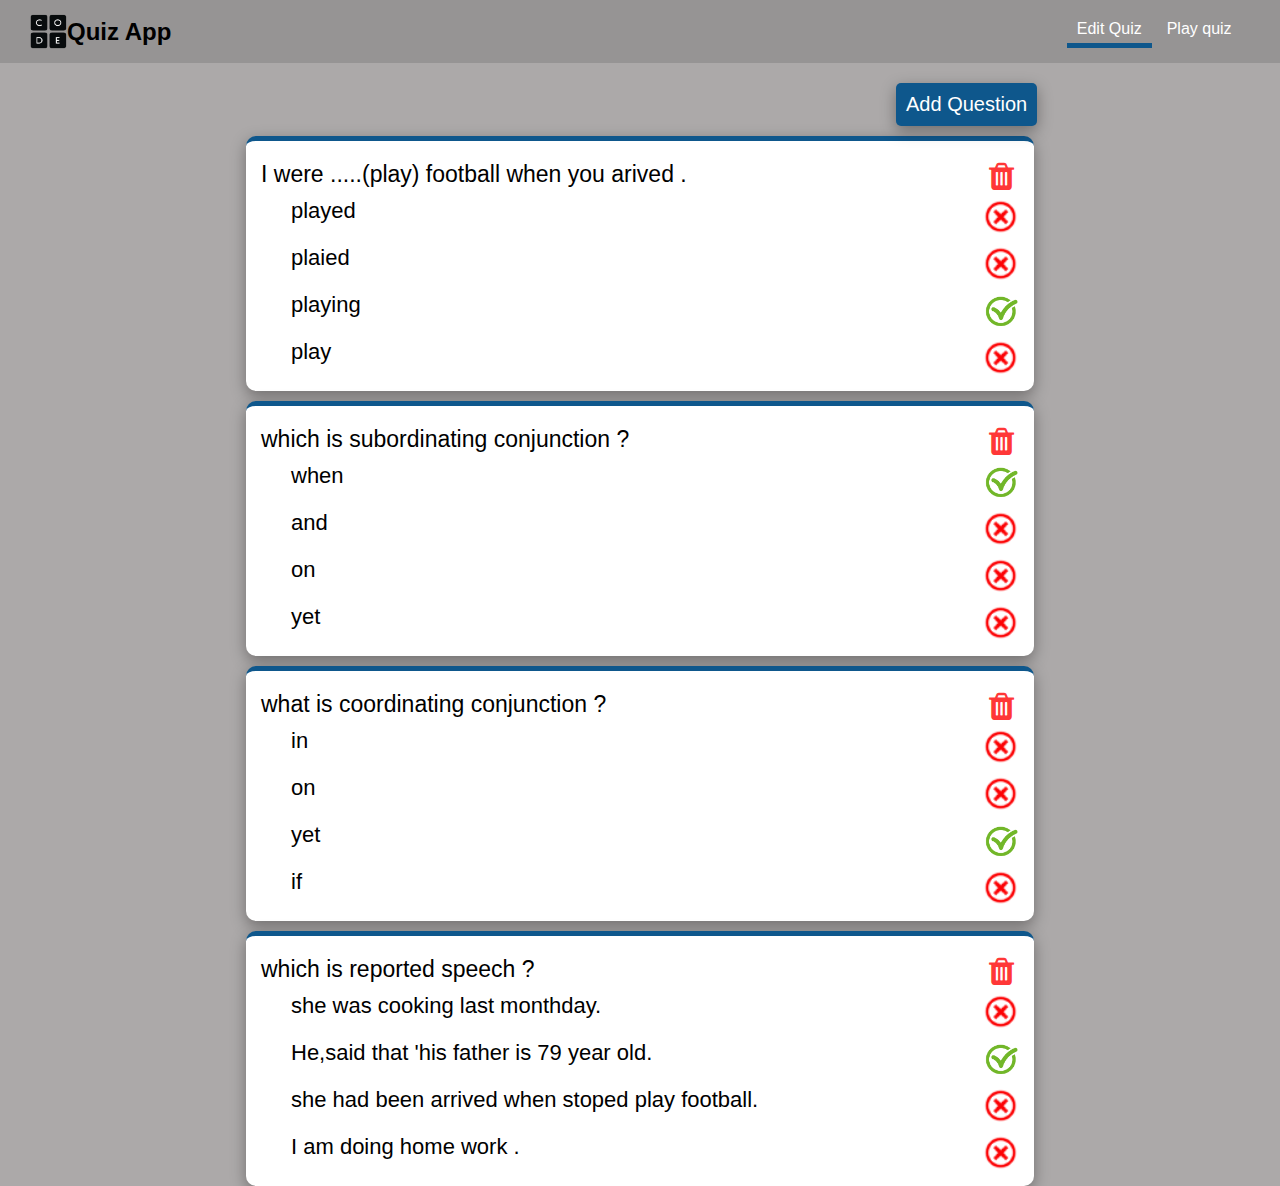
<file: index.html>
<!DOCTYPE html>
<html lang="en">
<head>
    <meta charset="UTF-8">
    <meta http-equiv="X-UA-Compatible" content="IE=edge">
    <meta name="viewport" content="width=device-width, initial-scale=1.0">
    <title>App Quiz</title>
    <link rel="stylesheet" href="css/style.css">
    <link rel="stylesheet" href="https://cdnjs.cloudflare.com/ajax/libs/font-awesome/4.7.0/css/font-awesome.min.css">
<body>
    <nav>
        <ul>
            <img src="images/logo.png" alt="">
            <h2>Quiz App</h2>
        </ul>
        <ul>
            <li class="active" id="create_question"><a href="index.html">Edit Quiz</a></li>
            <li id="play_quiz"><a href="">Play quiz</a></li>
        </ul>
    </nav>
    <button id="btnAdd">Add Question</button>
    <form class="formToAdd">
        <label>Question :</label>
        <input type="text" name="questiontext" id="questiontext" placeholder="fill your question...">
        <p class="alert">Please check again something is not complete or wrong ....???</p>
        <br>
        <label>Answer :</label>
        <br>
        <label>a .</label>
        <input type="text" name="answer1" id="answer1" placeholder="first answer...">
        <br>
        <label>b .</label>
        <input type="text" name="answer2" id="answer2" placeholder="second answer...">
        <br>
        <label>c .</label>
        <input type="text" name="answer3" id="answer3" placeholder="third answer...">
        <br>
        <label>d .</label>
        <input type="text" name="answer4" id="answer4" placeholder="four answer...">
        <br>
        <label for="">Corect Answer :</label>
        <!-- <input type="text" name="corectAnswer" id="corectAnswer" placeholder="corect answer..." required> -->
        <select name="corectAnswer" id="corectAnswer">
            <option value="" id="option1">a</option>
            <option value="" id="option2">b</option>
            <option value="" id="option3">c</option>
            <option value="" id="option4">d</option>
        </select>
        <br>
        <button class="addlist">Add to list</button>
        <button id="cancel">cancel</button>
    </form>
<!-- _______________________________User Name For input their name__________________________ -->
<div class="userName">
    <div class="title">
        <h2>Your Name </h2>
        <input type="text" name="name" placeholder="description..."> 
    </div>
    <div class="header">
        <div class="header_Quiz">
            <h3>Your Score: </h1>
            <h3 class="score"> 0</h1>
        </div>
    </div>
</div>




</div>
<!-- ___________________________________Quiz_________________________________________________ -->
<!-- <div class="containerQuiz">

</div> -->
<!-- _________________________________Score of quiz____________________________________________ -->


</body>
<script src="js/app.js"></script>
</html>
</file>
<file: css/style.css>
*{
    margin: 0;
    padding: 0;
    font-family: sans-serif;
}
body{
    background-color: rgb(172, 169, 169);
}
/* #______________________________Manu__________________________________ */

nav{
    display: flex;
    justify-content: space-between;
    align-items: center;

    background-color: rgba(128, 128, 128, 0.61);

    background-color: rgb(150, 148, 148);
    position: sticky;
    top: 0;

}

ul img{
    margin-left: 30px;
}

img{
    width: 37px;
    height: 37px;
}

ul{
    display: flex;
    margin-top: 1%;
    margin-right: 3%;
    margin-bottom: 1%;

}

ul li{
    list-style: none;
    padding: 5px 10px;
    margin-left: 5px;
    cursor: pointer;
}

ul li a{
    text-decoration: none;
    color: white;   
}
ul li:hover {
    transition: 0.9s ease;
    border-radius: 5px;
    background-color: #1565c0;
    border: none;
}

ul h2{
    margin-top: 5px;
}

/* ___________________________Display Questions_____________________________ */
ol{
    width: 60%;
    border-radius: 10px;
    background-color: white;
    margin-top: 10px;
    border: none;
    border-top: 5px solid #0E578C ;
    list-style: none;
    margin: auto;
    margin-top: 10px;
    padding: 10px;
    box-shadow: rgba(0, 0, 0, 0.35) 0px 5px 15px;

}

ol li{
    margin-left: 20px;
    padding: 5px;
    display: flex;
}


label{
    margin-left: 10px;
}

p{
    margin-top: 10px;
    margin-left: 5px;
    display: flex;
    justify-content: space-between;
    font-size: 23px;
}

ol li label {
    display: flex;
    font-size: 22px;
}



/* __________________________________Add Question_____________________________ */
#btnAdd{
    margin-left: 70%;
    margin-top: 20px;
    padding: 10px;
    cursor: pointer;
    font-size: 20px;
    border: none;
    border-radius: 5px;
    color: #fff;
    background-color: #0E578C;
    box-shadow: rgba(0, 0, 0, 0.35) 0px 5px 15px;

}

#cancel{
    width: 18%;
    height: 7vh;
    border-radius: 5px;
    border: none;
    background-color: #0E578C;
    color: white;
    font-size: 20px;
}


/* ----------------form add question------------------------ */
.formToAdd{
    width: 50%;
    height: auto;
    box-shadow: #ccc;
    border-top: 5px solid #0E578C;
    margin: auto;
    border-radius: 10px;
    background-color: #fff;
    padding: 20px;
    margin-top: 30px;
    box-shadow: rgba(0, 0, 0, 0.35) 0px 5px 15px;
}
.formToAdd input[type='text']{
    padding: 10px;
    margin: 10px;
    width: 94%;
    border-radius: 5px;
    border: 1px solid black;
}
.formToAdd p{
    color: rgb(255, 72, 0);
    font-size: 1rem;
    margin-left: 20px;
}
.addlist{
    width: 20%;
    padding: 10px;
    background-color: rgba(0, 0, 255, 0.692);
    box-shadow: rgba(0, 0, 0, 0.35) 0px 5px 15px;
}
.mycontainer{
    width: 100%;
    height: auto;
}
label{
    display: flex;
    justify-content: space-between;
    border-radius: 5px;
    width: 100%;
}

.containersQuiz ol{
    width: 90%;
    border-radius: 10px;
    background-color: white;
    margin-top: 10px;
    border: none;
    border-top: 3px solid #0E578C ;
    list-style: none;
    margin: auto;
    margin-top: 10px;
    padding: 10px;
}
.addlist , .btn-submit{
    border-radius: 5px;
    border: none;
    background-color: #0E578C;
    margin-top: 15px;
    margin-left: 60%;
    cursor: pointer;
    color: #fff;
    font-size: 20px;
    box-shadow: rgba(0, 0, 0, 0.35) 0px 5px 15px;

}


/* ______________________________________Play Quiz username____________________________________ */
.userName{
    width: 64%;
    height: 300%;
    border: 1px solid ;
    border: none;
    margin: auto;
    margin-top: 20px;
}

.title{
    width: 92%;
    margin: auto;
    background-color: #fff;
    height: 30vh;
    font-size: 20px;
    color: #fff;
    border-radius: 5px;
}
.title h2{
    height: 10vh;
    background-color: #0E578C ;
    padding: 15px;
}
input[type="text"]{
    margin-top: 50px;
    outline: none;
    border: none;
    border-bottom: solid 1px ;
    width: 90%;
    margin-left: 30px;
}

/* ________________________________________Score Quiz______________________ */
.header{
    width: 100%;
    margin: 0 auto;
    margin-top: 10px;
    margin-bottom: 10px;
    background-color: #fff;
    box-shadow: rgba(50, 50, 93, 0.25) 0px 2px 5px -1px, rgba(0, 0, 0, 0.3) 0px 1px 3px -1px;
}

.header_Quiz{
    height: 6vh;
    display: flex;
    justify-content: center;
    align-items: center;
    border-radius: 5px;
    background-color: #1565c0;
}


/* ______________________________________Button Submit_________________________ */
.btn-submit{
    width: 10%;
    height: 8vh;
    font-size: 25px;

    margin-left: 290px;
    box-shadow: rgba(0, 0, 0, 0.35) 0px 5px 15px;
    
    
}
.fa-trash{
    color: rgba(255, 0, 0, 0.781);

    margin-left: 290px;    
}
.active{
    border-bottom: #0E578C solid 5px;
}



/* _______________________________________Score Quiz_____________________  */
.header{
    width: 92%;
    margin: 0 auto;
    margin-top: 10px;
    margin-bottom: 10px;
    background-color: #fff;
    box-shadow: rgba(50, 50, 93, 0.25) 0px 2px 5px -1px, rgba(0, 0, 0, 0.3) 0px 1px 3px -1px;
}

.header_Quiz{
    height: 6vh;
    display: flex;
    justify-content: center;
    align-items: center;
    border-radius: 5px;
    background-color: #1565c0;
}
option,select{
    width: 50%;
}
</file>
